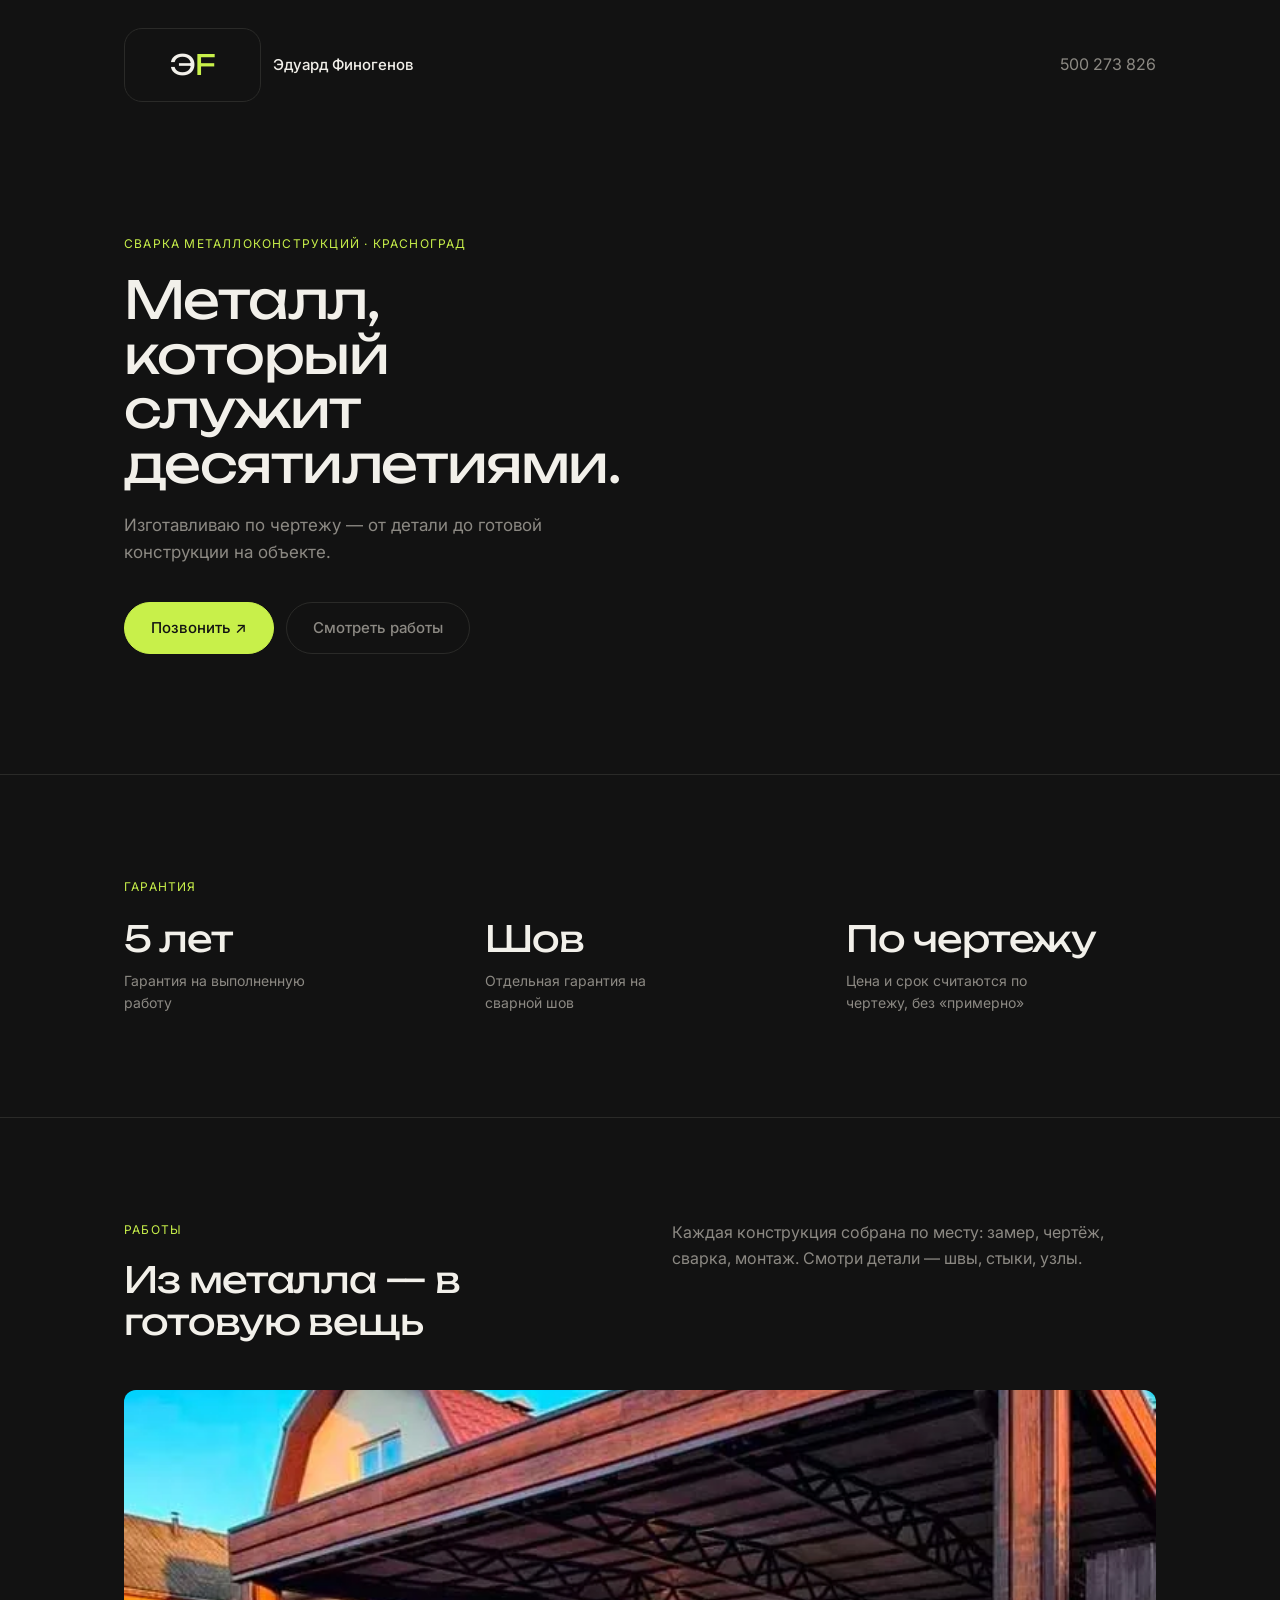
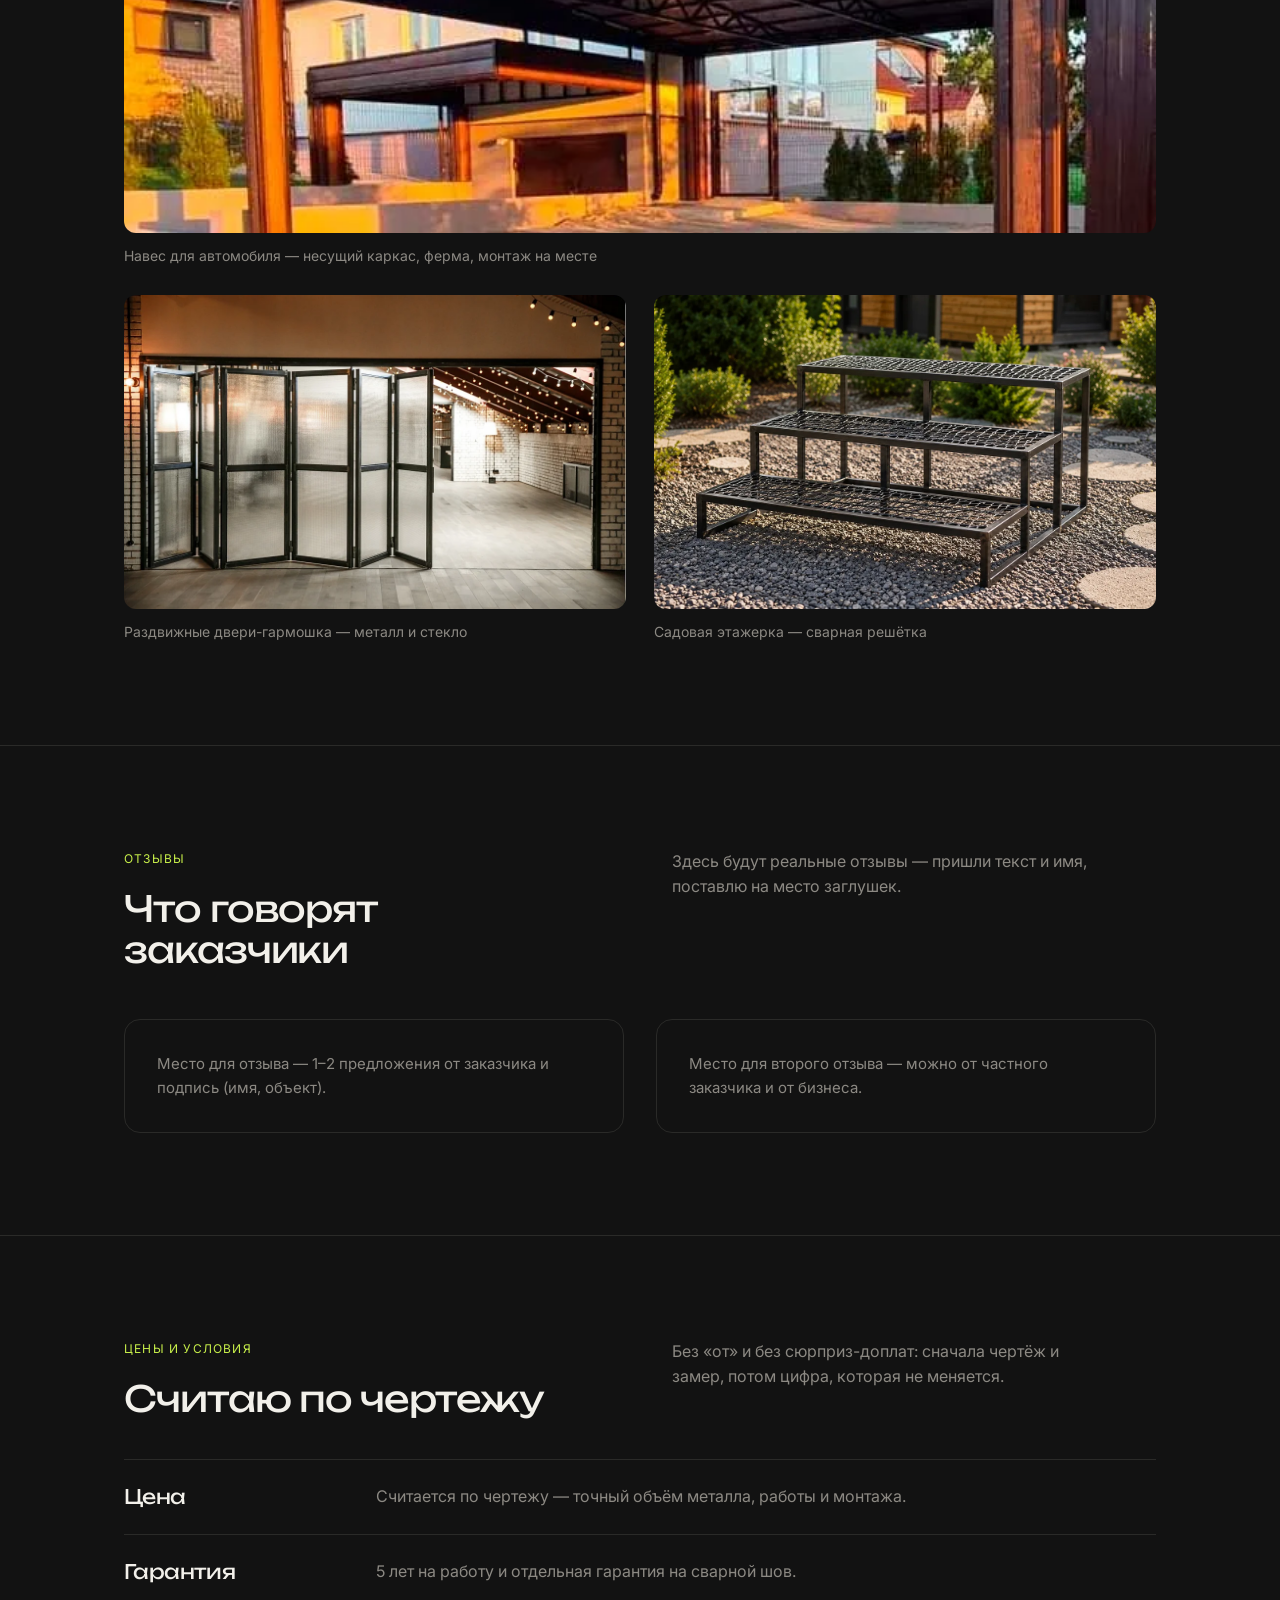
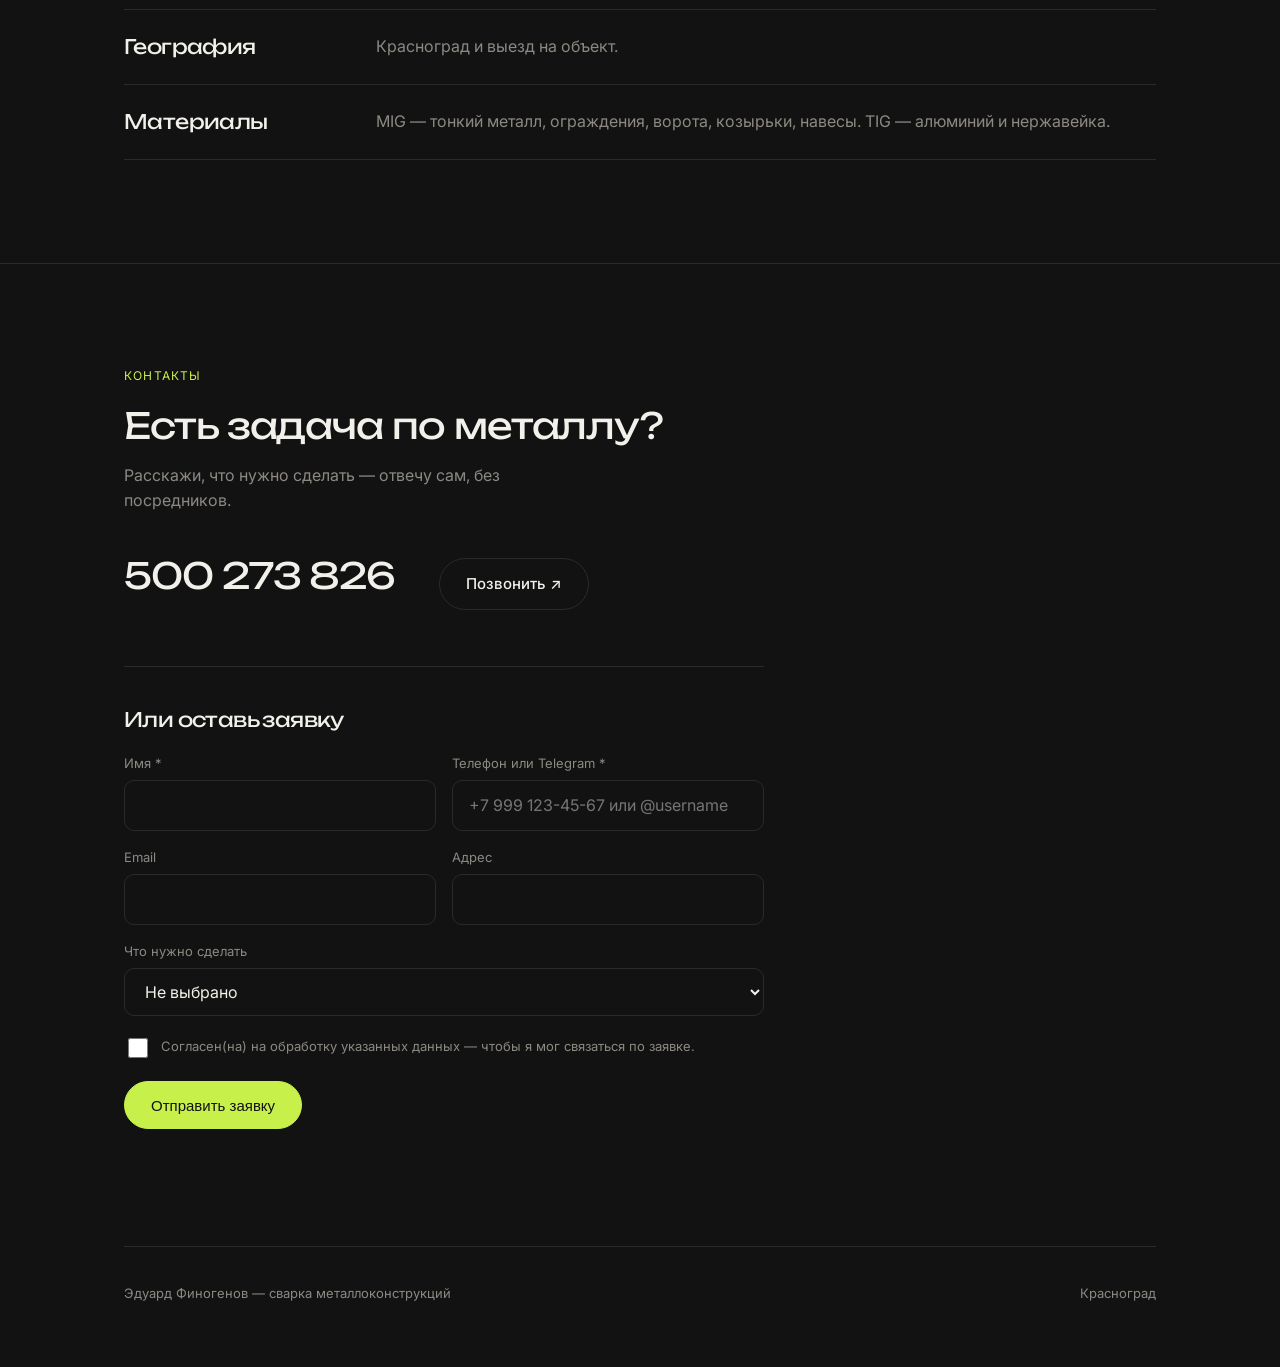
<file: index.html>
<!DOCTYPE html>
<html lang="ru">
<head>
  <meta charset="utf-8">
  <meta name="viewport" content="width=device-width, initial-scale=1">

  <!-- Заголовок вкладки и строка под ссылкой в поиске -->
  <title>Эдуард Финогенов — сварка металлоконструкций, Красноград</title>
  <meta name="description" content="Сварка металлоконструкций в Краснограде. Изготавливаю по чертежу — от детали до готовой конструкции на объекте. Гарантия 5 лет на работу.">

  <!-- Иконка вкладки и плитка, если сайт сохранят на домашний экран телефона -->
  <link rel="icon" href="images/favicon.png" type="image/png">
  <link rel="apple-touch-icon" href="images/apple-touch-icon.png">
  <meta name="theme-color" content="#121212">

  <!-- Превью при пересылке ссылки в мессенджерах и соцсетях -->
  <meta property="og:type" content="website">
  <meta property="og:site_name" content="Эдуард Финогенов">
  <meta property="og:title" content="Эдуард Финогенов — сварка металлоконструкций, Красноград">
  <meta property="og:description" content="Изготавливаю по чертежу — от детали до готовой конструкции на объекте. Красноград и выезд на объект.">
  <!--
    Адреса здесь только полные, с доменом: мессенджер тянет картинку со своего
    сервера, и относительный путь ему ни о чём не говорит. При переезде на другой
    домен эти три строки нужно поправить.
  -->
  <meta property="og:url" content="https://finogenov5519-sys.github.io/my-landing/">
  <meta property="og:image" content="https://finogenov5519-sys.github.io/my-landing/images/og.jpg">
  <meta property="og:image:secure_url" content="https://finogenov5519-sys.github.io/my-landing/images/og.jpg">
  <meta property="og:image:type" content="image/jpeg">
  <meta property="og:image:width" content="1200">
  <meta property="og:image:height" content="630">
  <meta property="og:image:alt" content="Сварная металлоконструкция работы Эдуарда Финогенова">
  <meta property="og:locale" content="ru_RU">

  <meta name="twitter:card" content="summary_large_image">
  <meta name="twitter:image" content="https://finogenov5519-sys.github.io/my-landing/images/og.jpg">

  <link rel="preconnect" href="https://fonts.googleapis.com">
  <link rel="preconnect" href="https://fonts.gstatic.com" crossorigin>
  <link href="https://fonts.googleapis.com/css2?family=Unbounded:wght@400&family=Inter:wght@400;500&display=swap" rel="stylesheet">
  <link rel="stylesheet" href="styles.css">
</head>
<body>

<!--
  ================================================================
  ТЕЛЕФОН — ЗАМЕНИТЕ ЗАГЛУШКУ
  Номер стоит в трёх местах: в шапке, на кнопке первого экрана
  и в блоке контактов.
  В href номер пишется без пробелов и скобок: tel:+79001234567
  ================================================================
-->

<nav class="top" id="top">
  <div class="wrap">
    <span class="brand">
      <span class="logo">Э<b>F</b></span>
      Эдуард Финогенов
    </span>
    <a class="muted nav-phone only-desktop" href="tel:500273826">500 273 826</a>
  </div>
</nav>

<section class="hero">
  <div class="wrap">
    <div class="hero-grid">
      <div>
        <span class="kicker">
          Сварка<span class="only-desktop"> металлоконструкций</span> · Красноград
        </span>
        <h1>Металл, который служит десятилетиями.</h1>
        <p class="sub">Изготавливаю по чертежу — от детали до готовой конструкции на объекте.</p>
        <div class="hero-actions">
          <a class="btn btn-call" href="tel:500273826">
            <span class="only-desktop">Позвонить ↗</span>
            <span class="only-mobile">Позвонить 500 273 826</span>
          </a>
          <a class="btn btn-quiet" href="#works">Смотреть работы</a>
        </div>
      </div>
    </div>
  </div>
</section>

<hr class="rule">

<section>
  <div class="wrap">
    <span class="kicker">Гарантия</span>
    <div class="facts">
      <div class="fact">
        <div class="fact-num">5 лет</div>
        <div class="fact-label">Гарантия на выполненную работу</div>
      </div>
      <div class="fact">
        <div class="fact-num">Шов</div>
        <div class="fact-label">Отдельная гарантия на сварной шов</div>
      </div>
      <div class="fact">
        <div class="fact-num">По чертежу</div>
        <div class="fact-label">Цена и срок считаются по чертежу, без «примерно»</div>
      </div>
    </div>
  </div>
</section>

<hr class="rule">

<section id="works">
  <div class="wrap">
    <div class="two-col">
      <div>
        <span class="kicker">Работы</span>
        <h2>Из металла — в готовую вещь</h2>
      </div>
      <p class="note">
        Каждая конструкция собрана по месту: замер, чертёж, сварка, монтаж.<span class="only-desktop">
        Смотри детали — швы, стыки, узлы.</span>
      </p>
    </div>
    <div class="gallery">
      <figure class="shot shot-wide">
        <img src="images/work-carport.webp" alt="Навес для автомобиля из металла и дерева" width="700" height="467" loading="lazy">
        <figcaption>Навес для автомобиля — несущий каркас, ферма, монтаж на месте</figcaption>
      </figure>
      <figure class="shot">
        <img src="images/work-doors.webp" alt="Раздвижные двери-гармошка из металла и стекла" width="1024" height="682" loading="lazy">
        <figcaption>Раздвижные двери-гармошка — металл и стекло</figcaption>
      </figure>
      <figure class="shot">
        <img src="images/work-shelf.webp" alt="Садовая этажерка из металла" width="1400" height="788" loading="lazy">
        <figcaption>Садовая этажерка — сварная решётка</figcaption>
      </figure>
    </div>
  </div>
</section>

<hr class="rule">

<section>
  <div class="wrap">
    <div class="two-col">
      <div>
        <span class="kicker">Отзывы</span>
        <h2>Что говорят заказчики</h2>
      </div>
      <p class="note only-desktop">Здесь будут реальные отзывы — пришли текст и имя, поставлю на место заглушек.</p>
    </div>
    <div class="quotes">
      <blockquote class="empty">Место для отзыва — 1–2 предложения от заказчика и подпись (имя, объект).</blockquote>
      <blockquote class="empty">Место для второго отзыва — можно от частного заказчика и от бизнеса.</blockquote>
    </div>
  </div>
</section>

<hr class="rule">

<section>
  <div class="wrap">
    <div class="two-col">
      <div>
        <span class="kicker">Цены и условия</span>
        <h2>Считаю по чертежу</h2>
      </div>
      <p class="note only-desktop">Без «от» и без сюрприз-доплат: сначала чертёж и замер, потом цифра, которая не меняется.</p>
    </div>
    <dl class="terms">
      <div class="term">
        <dt>Цена</dt>
        <dd>Считается по чертежу — точный объём металла, работы и монтажа.</dd>
      </div>
      <div class="term">
        <dt>Гарантия</dt>
        <dd>5 лет на работу и отдельная гарантия на сварной шов.</dd>
      </div>
      <div class="term">
        <dt>География</dt>
        <dd>Красноград и выезд на объект.</dd>
      </div>
      <div class="term">
        <dt>Материалы</dt>
        <dd>MIG — тонкий металл, ограждения, ворота, козырьки, навесы. TIG — алюминий и нержавейка.</dd>
      </div>
    </dl>
  </div>
</section>

<hr class="rule">

<section id="contacts">
  <div class="wrap">
    <span class="kicker">Контакты</span>
    <h2>Есть задача по металлу?</h2>
    <p class="note">Расскажи, что нужно сделать — отвечу сам, без посредников.</p>
    <div class="contact-row">
      <a class="phone" href="tel:500273826">500 273 826</a>
      <a class="btn only-desktop" href="tel:500273826">Позвонить ↗</a>
    </div>

    <form class="lead-form" id="lead-form" novalidate>
      <h3 class="lead-form-title">Или оставь заявку</h3>
      <div class="lead-form-grid">
        <div class="field">
          <label for="lf-name">Имя *</label>
          <input id="lf-name" name="name" type="text" autocomplete="name" maxlength="100" required>
        </div>
        <div class="field">
          <label for="lf-contact">Телефон или Telegram *</label>
          <input id="lf-contact" name="contact" type="text" placeholder="+7 999 123-45-67 или @username" maxlength="40" required>
        </div>
        <div class="field">
          <label for="lf-email">Email</label>
          <input id="lf-email" name="email" type="email" autocomplete="email" maxlength="100">
        </div>
        <div class="field">
          <label for="lf-address">Адрес</label>
          <input id="lf-address" name="address" type="text" autocomplete="street-address" maxlength="200">
        </div>
        <div class="field field-wide">
          <label for="lf-service">Что нужно сделать</label>
          <select id="lf-service" name="service">
            <option value="">Не выбрано</option>
            <option>Ворота</option>
            <option>Забор</option>
            <option>Навес</option>
            <option>Лестница</option>
            <option>Перила и ограждения</option>
            <option>Другое</option>
          </select>
        </div>
      </div>

      <label class="consent">
        <input type="checkbox" name="consent" required>
        <span>Согласен(на) на обработку указанных данных — чтобы я мог связаться по заявке.</span>
      </label>

      <button class="btn btn-call lead-form-submit" type="submit">Отправить заявку</button>
      <p class="lead-form-status" id="lead-form-status" role="status" aria-live="polite"></p>
    </form>
  </div>
</section>

<div class="wrap">
  <footer>
    <span>Эдуард Финогенов — сварка металлоконструкций</span>
    <span>Красноград</span>
  </footer>
</div>

<script>
(function () {
  var API_URL = "https://my-landing-api-production.up.railway.app/api/requests";
  var form = document.getElementById("lead-form");
  var statusEl = document.getElementById("lead-form-status");
  var submitBtn = form.querySelector(".lead-form-submit");

  // тот же формат, что и на сервере (src/server.js) — телефон или Telegram-ник
  var PHONE_RE = /^[+\d][\d\s().-]{6,19}$/;
  var TELEGRAM_RE = /^@[A-Za-z][A-Za-z0-9_]{4,31}$/;

  function isValidContact(value) {
    var digits = value.replace(/\D/g, "");
    var looksLikePhone = PHONE_RE.test(value) && digits.length >= 7 && digits.length <= 15;
    return looksLikePhone || TELEGRAM_RE.test(value);
  }

  form.addEventListener("submit", function (event) {
    event.preventDefault();

    var payload = {
      name: form.name.value.trim(),
      contact: form.contact.value.trim(),
      email: form.email.value.trim(),
      address: form.address.value.trim(),
      service: form.service.value
    };

    if (!payload.name) {
      statusEl.textContent = "Укажи имя.";
      return;
    }
    if (!payload.contact) {
      statusEl.textContent = "Укажи телефон или Telegram.";
      return;
    }
    if (!isValidContact(payload.contact)) {
      statusEl.textContent = "Телефон или Telegram выглядят некорректно — например: +79991234567 или @username.";
      return;
    }

    submitBtn.disabled = true;
    statusEl.textContent = "Отправляю…";

    var FALLBACK_ERROR = "Не получилось отправить. Позвони напрямую: 500 273 826.";

    fetch(API_URL, {
      method: "POST",
      headers: { "Content-Type": "application/json" },
      body: JSON.stringify(payload)
    })
      .then(function (response) {
        return response
          .json()
          .catch(function () { return {}; })
          .then(function (data) {
            if (!response.ok) {
              var serverErr = new Error(data.error || FALLBACK_ERROR);
              serverErr.isServerMessage = true;
              throw serverErr;
            }
            return data;
          });
      })
      .then(function () {
        statusEl.textContent = "Заявка отправлена. Перезвоню в течение дня.";
        form.reset();
      })
      .catch(function (err) {
        // сетевой сбой (не ответ сервера) — своё сообщение браузера сюда не пускаем
        statusEl.textContent = err.isServerMessage ? err.message : FALLBACK_ERROR;
      })
      .finally(function () {
        submitBtn.disabled = false;
      });
  });
})();
</script>

</body>
</html>
</file>
<file: styles.css>
/* ==========================================================================
   Эдуард Финогенов — сварка металлоконструкций
   Тёмный минимализм. Мобильные — база, десктоп — один медиазапрос
   в самом низу файла.
   ========================================================================== */

:root {
  --bg:     #121212;
  --text:   #F2F0EA;
  --muted:  #8C8983;
  --accent: #C8F04A;
  --line:   #2A2A28;

  --font-head: "Unbounded", system-ui, "Segoe UI", Roboto, Arial, sans-serif;
  --font-body: "Inter", system-ui, "Segoe UI", Roboto, Arial, sans-serif;

  --wrap: 1160px;
  --edge: clamp(20px, 5vw, 72px);

  /* на 375 px и шире — те же 32px, на 320 px ужимается, иначе длинное
     слово «десятилетиями» не влезает в строку */
  --h1: clamp(27px, 8.6vw, 32px);
  --h2: 24px;
  --h3: 18px;
}

/* --- база ---------------------------------------------------------------- */

*,
*::before,
*::after { box-sizing: border-box; }

html {
  scroll-behavior: smooth;
  scroll-padding-top: 24px;
  background: var(--bg);
}

body {
  margin: 0;
  background: var(--bg);
  color: var(--text);
  font-family: var(--font-body);
  font-size: 15px;
  line-height: 1.6;
  -webkit-font-smoothing: antialiased;
  -webkit-text-size-adjust: 100%;
  /* страховка от горизонтальной прокрутки на узких экранах */
  overflow-x: hidden;
}

h1, h2, h3 {
  font-family: var(--font-head);
  font-weight: 400;
  margin: 0;
  letter-spacing: -.03em;
}

h1 { font-size: var(--h1); line-height: 1.1; }
h2 { font-size: var(--h2); line-height: 1.2; }
h3 { font-size: var(--h3); line-height: 1.3; }

p { margin: 0; }

a { color: inherit; text-decoration: none; }

a:focus-visible {
  outline: 2px solid var(--accent);
  outline-offset: 3px;
}

img {
  display: block;
  max-width: 100%;
  height: auto;
}

.wrap {
  width: 100%;
  max-width: var(--wrap);
  margin: 0 auto;
  padding: 0 var(--edge);
}

.muted { color: var(--muted); }

.kicker {
  display: block;
  font-size: 11px;
  letter-spacing: .1em;
  text-transform: uppercase;
  color: var(--accent);
  margin-bottom: 14px;
}

.rule {
  height: 1px;
  border: 0;
  margin: 0;
  background: var(--line);
}

/* --- кнопки -------------------------------------------------------------- */

.btn {
  display: inline-flex;
  align-items: center;
  justify-content: center;
  gap: 8px;
  min-height: 56px;              /* удобно нажать пальцем */
  padding: 16px 26px;
  border: 1px solid var(--line);
  border-radius: 999px;
  color: var(--text);
  font-size: 16px;
  font-weight: 500;
  white-space: nowrap;
  transition: border-color .18s ease, color .18s ease;
}

.btn:hover { border-color: var(--accent); }

.btn-quiet { color: var(--muted); }
.btn-quiet:hover { color: var(--text); }

.btn-call {
  background: var(--accent);
  border-color: var(--accent);
  color: #121212;
  font-size: 17px;
  min-height: 60px;
}

/* --- шапка --------------------------------------------------------------- */

nav.top { padding: 18px 0; }

nav.top .wrap {
  display: flex;
  align-items: center;
  gap: 12px;
}

.brand {
  display: flex;
  align-items: center;
  gap: 12px;
  font-family: var(--font-body);
  font-weight: 500;
  font-size: 14px;
}

.logo {
  display: inline-flex;
  align-items: center;
  justify-content: center;
  flex: none;
  width: 107px;
  height: 56px;
  border: 1px solid var(--line);
  border-radius: 14px;
  font-family: var(--font-head);
  font-weight: 400;
  font-size: 20px;
  letter-spacing: -.02em;
}

.logo b {
  color: var(--accent);
  font-weight: 400;
}

/* --- первый экран -------------------------------------------------------- */

.hero { padding: 24px 0 40px; }

.hero h1 { max-width: 16ch; }

.hero .sub {
  margin-top: 14px;
  max-width: 42ch;
  color: var(--muted);
  font-size: 15px;
}

.hero-actions {
  display: flex;
  flex-direction: column;
  gap: 10px;
  margin-top: 26px;
}

.hero-actions .btn { width: 100%; }

/* --- секции -------------------------------------------------------------- */

section { padding: 44px 0; }

.note {
  margin-top: 12px;
  max-width: 44ch;
  color: var(--muted);
}

/* --- гарантия ------------------------------------------------------------ */

.facts {
  display: grid;
  gap: 24px;
  margin-top: 4px;
}

.fact-num {
  font-family: var(--font-head);
  font-weight: 400;
  font-size: var(--h2);
  line-height: 1.2;
  letter-spacing: -.03em;
}

.fact-label {
  margin-top: 8px;
  color: var(--muted);
  font-size: 14px;
}

/* --- работы -------------------------------------------------------------- */

.gallery {
  display: grid;
  gap: 24px;
  margin-top: 28px;
}

.shot { margin: 0; }

.shot img {
  width: 100%;
  border-radius: 12px;
}

.shot figcaption {
  margin-top: 10px;
  color: var(--muted);
  font-size: 13px;
}

/* --- отзывы -------------------------------------------------------------- */

.quotes {
  display: grid;
  gap: 14px;
  margin-top: 28px;
}

blockquote {
  margin: 0;
  padding: 22px;
  border: 1px dashed var(--line);
  border-radius: 14px;
  color: var(--muted);
  font-size: 14px;
}

/* --- цены и условия ------------------------------------------------------ */

.terms {
  margin: 28px 0 0;
  border-top: 1px solid var(--line);
}

.term {
  padding: 18px 0;
  border-bottom: 1px solid var(--line);
}

.term dt {
  font-family: var(--font-head);
  font-weight: 400;
  font-size: var(--h3);
  line-height: 1.3;
  letter-spacing: -.03em;
}

.term dd {
  margin: 6px 0 0;
  color: var(--muted);
  font-size: 14px;
}

/* --- контакты ------------------------------------------------------------ */

.contact-row {
  display: flex;
  flex-direction: column;
  gap: 16px;
  margin-top: 24px;
}

.phone {
  display: inline-block;
  /* добираем до 44 px по высоте, чтобы попадать пальцем */
  padding: 8px 0;
  font-family: var(--font-head);
  font-weight: 400;
  font-size: var(--h2);
  line-height: 1.2;
  letter-spacing: -.03em;
  /* длинный номер не должен ломать вёрстку на 320 px */
  overflow-wrap: anywhere;
}

.phone:hover { color: var(--accent); }

/* --- форма заявки --------------------------------------------------------- */

.lead-form {
  margin-top: 40px;
  padding-top: 32px;
  border-top: 1px solid var(--line);
}

.lead-form-title {
  font-family: var(--font-head);
  font-weight: 400;
  font-size: var(--h3);
  letter-spacing: -.03em;
}

.lead-form-grid {
  display: grid;
  gap: 16px;
  margin-top: 20px;
}

.field {
  display: flex;
  flex-direction: column;
  gap: 6px;
}

.field label {
  font-size: 13px;
  color: var(--muted);
}

.field input,
.field select {
  min-height: 48px;
  padding: 12px 16px;
  background: transparent;
  border: 1px solid var(--line);
  border-radius: 10px;
  color: var(--text);
  font: inherit;
}

.field input:focus-visible,
.field select:focus-visible {
  outline: 2px solid var(--accent);
  outline-offset: 2px;
}

.consent {
  display: flex;
  align-items: flex-start;
  gap: 10px;
  margin-top: 20px;
  color: var(--muted);
  font-size: 13px;
}

.consent input {
  flex: none;
  /* попадать пальцем проще, чем в родные 16px чекбокса */
  width: 20px;
  height: 20px;
  margin-top: 2px;
  accent-color: var(--accent);
}

.lead-form-submit {
  width: 100%;
  margin-top: 20px;
}

.lead-form-status {
  margin-top: 14px;
  color: var(--muted);
  font-size: 14px;
}

/* --- подвал -------------------------------------------------------------- */

footer {
  display: flex;
  flex-direction: column;
  gap: 6px;
  padding: 28px 0 32px;
  border-top: 1px solid var(--line);
  color: var(--muted);
  font-size: 12px;
}

/* --- что показываем только на широком экране ----------------------------- */
/* стоит после компонентов, иначе display у .btn перебивает скрытие */

.only-desktop { display: none; }

/* --- десктоп ------------------------------------------------------------- */

@media (min-width: 720px) {
  :root {
    --h1: clamp(34px, 5vw, 52px);
    --h2: clamp(28px, 3.4vw, 36px);
    --h3: 20px;
  }

  body { font-size: 16px; }

  h1 { line-height: 1.05; }
  h2 { line-height: 1.15; }

  .only-desktop { display: inline; }
  p.only-desktop { display: block; }
  .btn.only-desktop { display: inline-flex; }
  .only-mobile { display: none; }

  .kicker {
    font-size: 12px;
    margin-bottom: 20px;
  }

  .btn {
    min-height: 48px;
    padding: 13px 26px;
    font-size: 15px;
  }

  .btn-call { font-size: 15px; min-height: 48px; }

  nav.top { padding: 28px 0; }

  nav.top .wrap {
    justify-content: space-between;
    gap: 16px;
  }

  .brand { font-size: 15px; }

  .logo {
    width: 137px;
    height: 74px;
    border-radius: 18px;
    font-size: 28px;
  }

  .hero { padding: clamp(48px, 9vw, 104px) 0 clamp(72px, 10vw, 120px); }

  /* второй столбец остаётся пустым — он держит ширину колонки с текстом */
  .hero-grid {
    display: grid;
    grid-template-columns: minmax(0, 1.05fr) minmax(0, .95fr);
    gap: clamp(32px, 5vw, 64px);
    align-items: end;
  }

  .hero h1 { max-width: 18ch; }

  .hero .sub {
    margin-top: 20px;
    font-size: 17px;
  }

  .hero-actions {
    flex-direction: row;
    flex-wrap: wrap;
    gap: 12px;
    margin-top: 36px;
  }

  .hero-actions .btn { width: auto; }

  section { padding: clamp(64px, 8vw, 104px) 0; }

  .two-col {
    display: grid;
    grid-template-columns: minmax(0, 1fr) minmax(0, 1fr);
    gap: clamp(32px, 5vw, 72px);
    align-items: start;
  }

  .note { margin-top: 0; }

  .facts {
    grid-template-columns: repeat(3, minmax(0, 1fr));
    gap: clamp(24px, 4vw, 56px);
    margin-top: 8px;
  }

  .fact-label {
    margin-top: 10px;
    max-width: 22ch;
  }

  .gallery {
    grid-template-columns: repeat(2, minmax(0, 1fr));
    gap: clamp(16px, 2.5vw, 28px);
    margin-top: 48px;
  }

  .shot img {
    aspect-ratio: 16 / 10;
    object-fit: cover;
  }

  .shot-wide { grid-column: span 2; }
  .shot-wide img { aspect-ratio: 21 / 9; }

  .shot figcaption {
    margin-top: 12px;
    font-size: 14px;
  }

  .quotes {
    grid-template-columns: repeat(2, minmax(0, 1fr));
    gap: clamp(20px, 3vw, 32px);
    margin-top: 48px;
  }

  blockquote {
    padding: 32px;
    border-style: solid;
    border-radius: 16px;
    font-size: 15px;
  }

  .terms { margin-top: 40px; }

  .term {
    display: grid;
    grid-template-columns: minmax(0, 220px) minmax(0, 1fr);
    gap: 8px 32px;
    padding: 24px 0;
  }

  .term dd {
    margin: 0;
    font-size: 16px;
  }

  #contacts .note { margin-top: 16px; }

  .contact-row {
    flex-direction: row;
    align-items: baseline;
    flex-wrap: wrap;
    gap: clamp(20px, 4vw, 44px);
    margin-top: 32px;
  }

  .lead-form {
    max-width: 640px;
    margin-top: 56px;
    padding-top: 40px;
  }

  .lead-form-grid { grid-template-columns: repeat(2, minmax(0, 1fr)); }

  .field-wide { grid-column: 1 / -1; }

  .lead-form-submit { width: auto; }

  footer {
    flex-direction: row;
    justify-content: space-between;
    gap: 16px;
    flex-wrap: wrap;
    padding: 36px 0 64px;
    font-size: 13px;
  }
}

/* уважаем системную настройку «меньше движения» */
@media (prefers-reduced-motion: reduce) {
  html { scroll-behavior: auto; }
  * { transition: none !important; }
}
</file>
